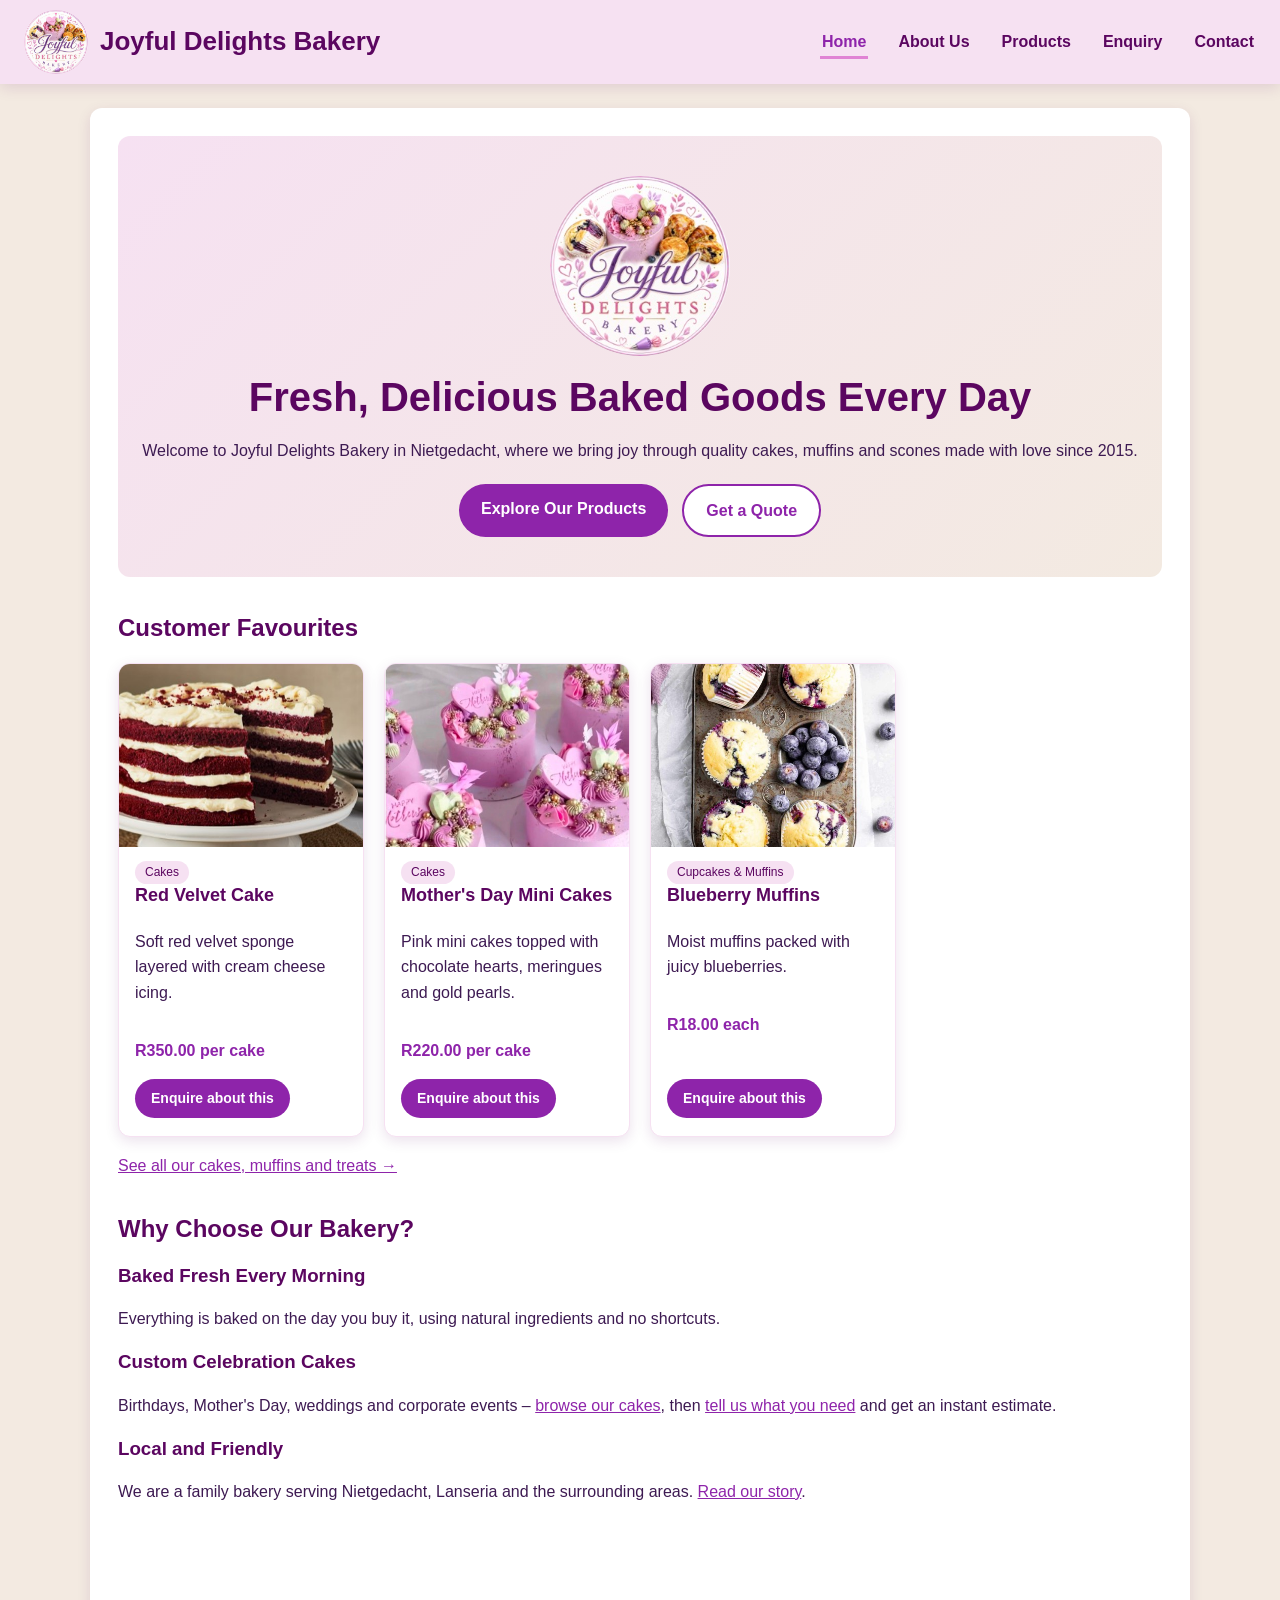
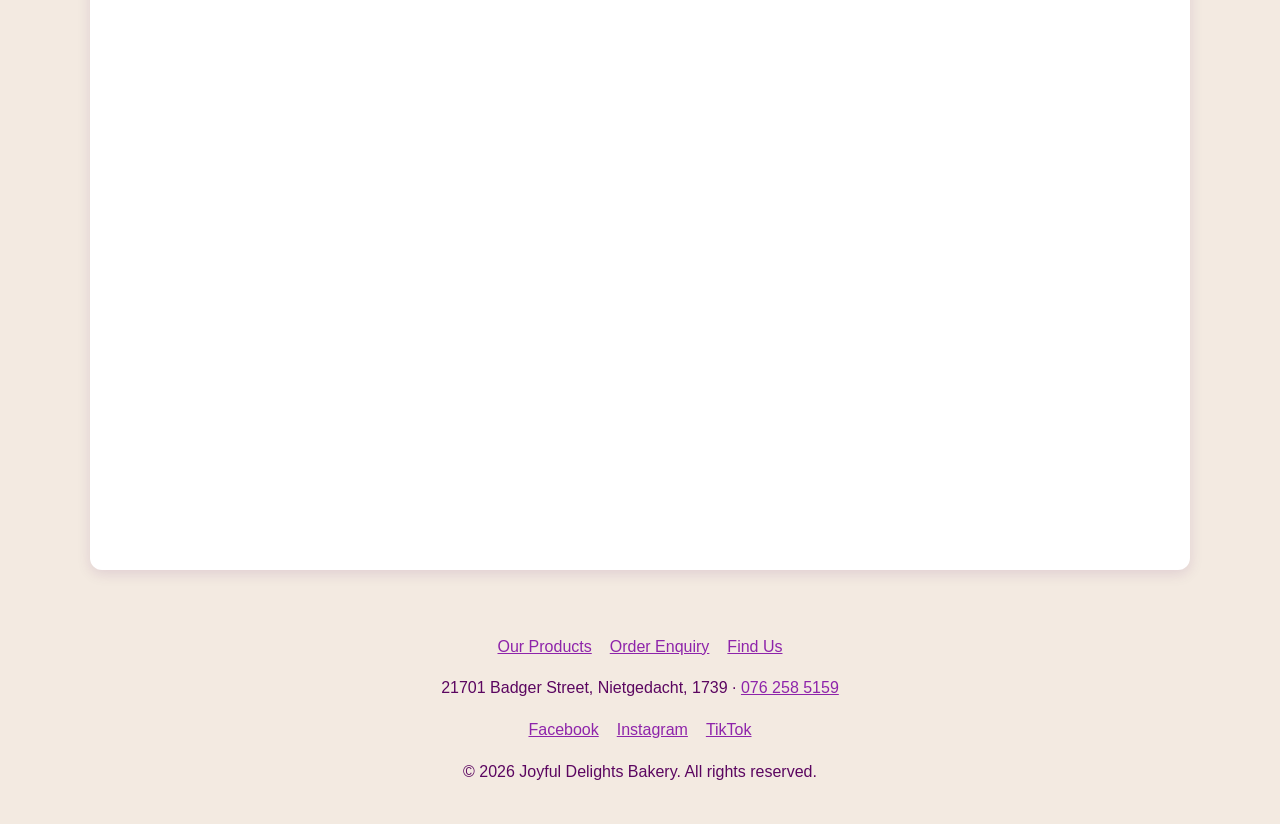
<file: WEDE ST10526684 PART 3/website/index.html>
<!DOCTYPE html>
<html lang="en-ZA">
<head>
    <meta charset="UTF-8">
    <meta name="viewport" content="width=device-width, initial-scale=1">

    <!-- Security: only allow files from this site and the trusted map library -->
    <meta http-equiv="Content-Security-Policy" content="default-src 'self'; script-src 'self' https://unpkg.com https://code.jquery.com; style-src 'self' https://unpkg.com; img-src 'self' data: https://*.tile.openstreetmap.org https://tile.openstreetmap.org https://unpkg.com; connect-src 'self' https://formspree.io; form-action 'self' https://formspree.io; base-uri 'self'; object-src 'none'">
    <meta name="referrer" content="strict-origin-when-cross-origin">

    <!-- SEO: unique title and description for this page -->
    <title>Joyful Delights Bakery | Fresh Cakes, Muffins &amp; Scones in Nietgedacht</title>
    <meta name="description" content="Joyful Delights Bakery bakes fresh cakes, cupcakes, muffins and scones daily in Nietgedacht, Gauteng. Order custom birthday and celebration cakes online.">
    <meta name="keywords" content="bakery Nietgedacht, fresh bread, custom cakes, birthday cakes, cupcakes, muffins, scones, Gauteng bakery">
    <meta name="author" content="Joyful Delights Bakery">
    <meta name="robots" content="index, follow">
    <link rel="canonical" href="https://joyful-delights-bakery.netlify.app/">

    <!-- Social media preview (Open Graph) -->
    <meta property="og:type" content="website">
    <meta property="og:title" content="Joyful Delights Bakery | Fresh Cakes, Muffins &amp; Scones in Nietgedacht">
    <meta property="og:description" content="Fresh cakes, cupcakes, muffins and scones baked daily in Nietgedacht, Gauteng.">
    <meta property="og:url" content="https://joyful-delights-bakery.netlify.app/">
    <meta property="og:image" content="https://joyful-delights-bakery.netlify.app/images/logo.jpeg">
    <meta property="og:locale" content="en_ZA">

    <link rel="icon" href="images/thumbs/logo.jpeg" type="image/jpeg">
    <link rel="stylesheet" href="css/style.css">

    <!-- Local SEO: structured data that tells Google this is a bakery -->
    <script type="application/ld+json">
    {
        "@context": "https://schema.org",
        "@type": "Bakery",
        "name": "Joyful Delights Bakery",
        "image": "https://joyful-delights-bakery.netlify.app/images/logo.jpeg",
        "url": "https://joyful-delights-bakery.netlify.app/",
        "telephone": "+27762585159",
        "email": "info@joyfuldelightsbakery.com",
        "servesCuisine": "Bakery: cakes, cupcakes, muffins and scones",
        "foundingDate": "2015",
        "priceRange": "R10 - R350",
        "address": {
            "@type": "PostalAddress",
            "streetAddress": "21701 Badger Street",
            "addressLocality": "Nietgedacht",
            "postalCode": "1739",
            "addressRegion": "Gauteng",
            "addressCountry": "ZA"
        },
        "openingHours": ["Mo-Fr 07:00-18:00", "Sa 08:00-14:00"]
    }
    </script>
</head>
<body>
    <a class="visually-hidden" href="#main-content">Skip to main content</a>

    <!-- Site header with logo and navigation menu -->
    <header>
        <a class="brand" href="index.html">
            <img src="images/thumbs/logo.jpeg" alt="Joyful Delights Bakery logo" width="64" height="64">
            <span>Joyful Delights Bakery</span>
        </a>
        <button class="menu-toggle" type="button" aria-expanded="false" aria-controls="main-nav" aria-label="Open menu">☰</button>
        <nav id="main-nav" aria-label="Main navigation">
            <ul>
                <li><a href="index.html">Home</a></li>
                <li><a href="about.html">About Us</a></li>
                <li><a href="products.html">Products</a></li>
                <li><a href="enquiry.html">Enquiry</a></li>
                <li><a href="contact.html">Contact</a></li>
            </ul>
        </nav>
    </header>

    <main id="main-content">
        <!-- Hero section with welcome message -->
        <section class="hero">
            <img src="images/thumbs/logo.jpeg" alt="Joyful Delights Bakery logo with cakes, muffins and scones" width="240" height="240">
            <h1>Fresh, Delicious Baked Goods Every Day</h1>
            <p>Welcome to Joyful Delights Bakery in Nietgedacht, where we bring joy through quality cakes, muffins and scones made with love since 2015.</p>

            <!-- Call-to-action buttons -->
            <div class="call-to-action">
                <a class="button" href="products.html">Explore Our Products</a>
                <a class="button secondary" href="enquiry.html">Get a Quote</a>
            </div>
        </section>

        <!-- Featured products are loaded from products.json by main.js -->
        <section class="reveal" aria-labelledby="featured-heading">
            <h2 id="featured-heading">Customer Favourites</h2>
            <div id="featured-products" class="product-grid" aria-live="polite">
                <p class="loading">Loading our favourites…</p>
            </div>
            <p><a href="products.html">See all our cakes, muffins and treats &rarr;</a></p>
        </section>

        <section class="reveal" aria-labelledby="why-heading">
            <h2 id="why-heading">Why Choose Our Bakery?</h2>
            <h3>Baked Fresh Every Morning</h3>
            <p>Everything is baked on the day you buy it, using natural ingredients and no shortcuts.</p>
            <h3>Custom Celebration Cakes</h3>
            <p>Birthdays, Mother's Day, weddings and corporate events &ndash; <a href="products.html?category=Cakes">browse our cakes</a>, then <a href="enquiry.html">tell us what you need</a> and get an instant estimate.</p>
            <h3>Local and Friendly</h3>
            <p>We are a family bakery serving Nietgedacht, Lanseria and the surrounding areas. <a href="about.html">Read our story</a>.</p>
        </section>

        <!-- Customer reviews carousel - built with jQuery in reviews.js -->
        <section class="reveal" aria-labelledby="reviews-heading">
            <h2 id="reviews-heading">What Our Customers Say</h2>
            <div id="reviews-carousel" class="reviews-carousel" role="region" aria-roledescription="carousel" aria-label="Customer reviews">
                <div class="review-slide" aria-live="polite"></div>
                <div class="review-controls">
                    <button type="button" class="review-prev" aria-label="Previous review">&#8249;</button>
                    <div class="review-dots"></div>
                    <button type="button" class="review-next" aria-label="Next review">&#8250;</button>
                    <button type="button" class="review-pause" aria-pressed="false">Pause</button>
                </div>
            </div>
            <noscript><p>Turn on JavaScript to read our customer reviews.</p></noscript>
        </section>

        <section class="reveal" aria-labelledby="hours-heading">
            <h2 id="hours-heading">Opening Hours</h2>
            <table>
                <tr><th scope="row">Monday &ndash; Friday</th><td>07:00 &ndash; 18:00</td></tr>
                <tr><th scope="row">Saturday</th><td>08:00 &ndash; 14:00</td></tr>
                <tr><th scope="row">Sunday &amp; public holidays</th><td>Closed</td></tr>
            </table>
        </section>
    </main>

    <!-- Footer with internal links, contact details and social media -->
    <footer>
        <ul>
            <li><a href="products.html">Our Products</a></li>
            <li><a href="enquiry.html">Order Enquiry</a></li>
            <li><a href="contact.html">Find Us</a></li>
        </ul>
        <p>21701 Badger Street, Nietgedacht, 1739 &middot; <a href="tel:+27762585159">076 258 5159</a></p>
        <!-- Replace these links with the bakery's real social media pages -->
        <ul>
            <li><a href="https://www.facebook.com/" target="_blank" rel="noopener noreferrer">Facebook</a></li>
            <li><a href="https://www.instagram.com/" target="_blank" rel="noopener noreferrer">Instagram</a></li>
            <li><a href="https://www.tiktok.com/" target="_blank" rel="noopener noreferrer">TikTok</a></li>
        </ul>
        <p>&copy; <span id="year">2026</span> Joyful Delights Bakery. All rights reserved.</p>
    </footer>

    <!-- jQuery library (used for the reviews carousel) -->
    <script src="https://code.jquery.com/jquery-3.7.1.min.js"
        integrity="sha256-/JqT3SQfawRcv/BIHPThkBvs0OEvtFFmqPF/lYI/Cxo=" crossorigin="anonymous" defer></script>
    <script src="js/products-data.js" defer></script>
    <script src="js/main.js" defer></script>
    <script src="js/reviews.js" defer></script>
</body>
</html>
</file>
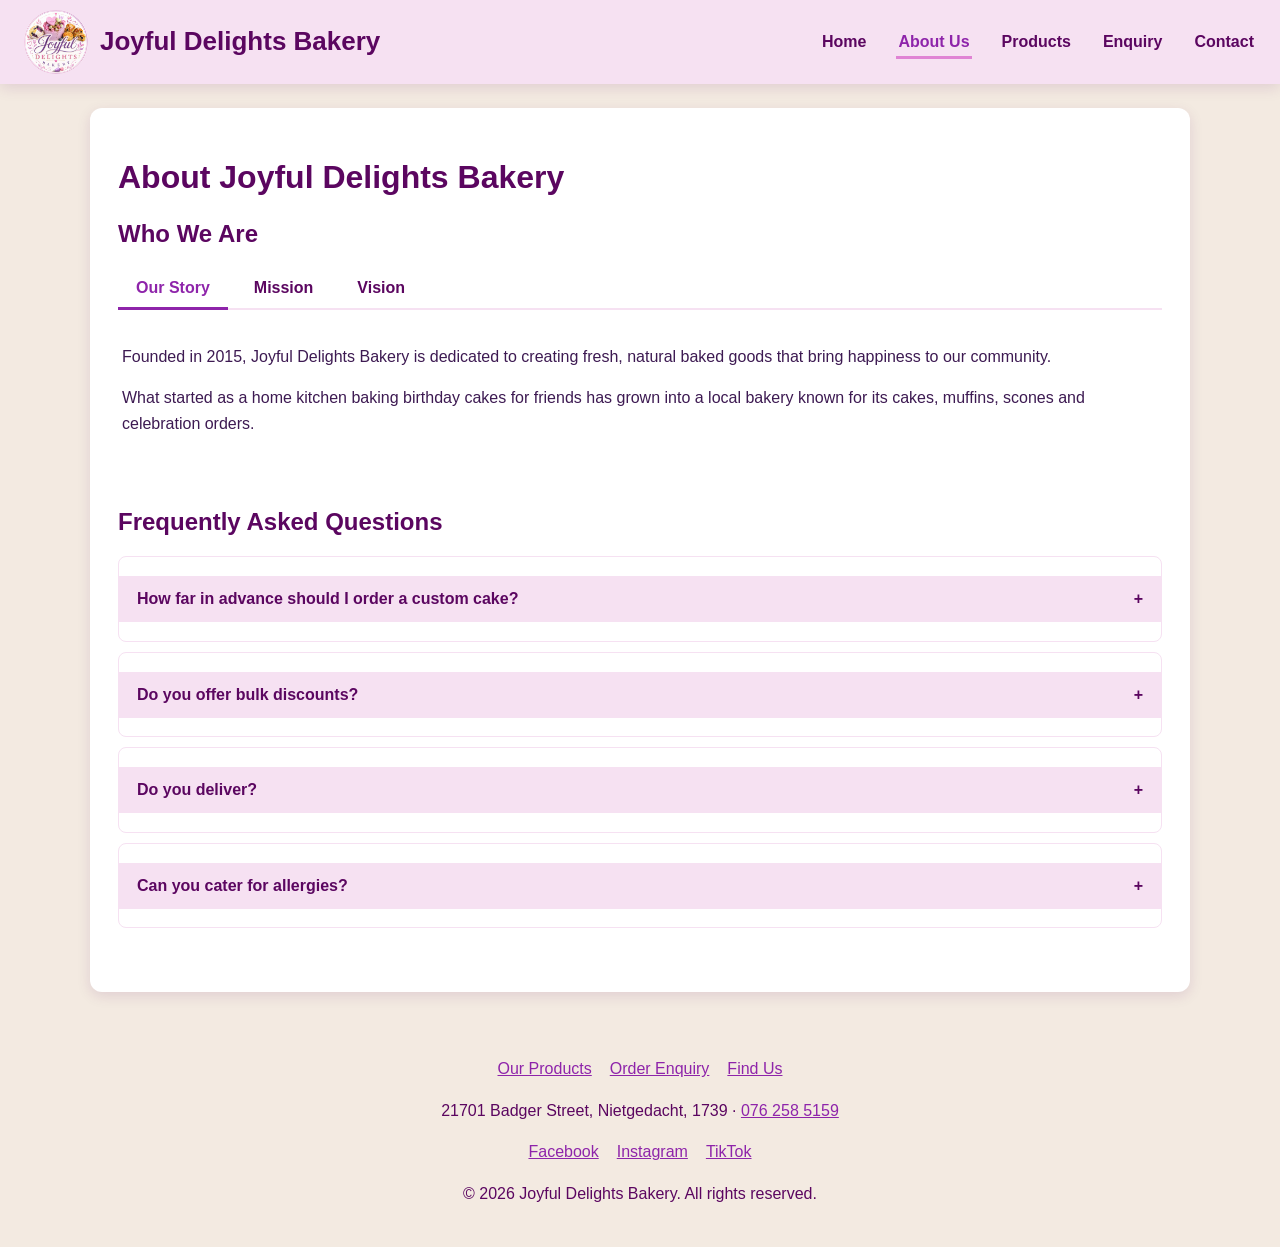
<file: WEDE ST10526684 PART 3/website/about.html>
<!DOCTYPE html>
<html lang="en-ZA">
<head>
    <meta charset="UTF-8">
    <meta name="viewport" content="width=device-width, initial-scale=1">

    <!-- Security: only allow files from this site and the trusted map library -->
    <meta http-equiv="Content-Security-Policy" content="default-src 'self'; script-src 'self' https://unpkg.com; style-src 'self' https://unpkg.com; img-src 'self' data: https://*.tile.openstreetmap.org https://tile.openstreetmap.org https://unpkg.com; connect-src 'self' https://formspree.io; form-action 'self' https://formspree.io; base-uri 'self'; object-src 'none'">
    <meta name="referrer" content="strict-origin-when-cross-origin">

    <!-- SEO: unique title and description for this page -->
    <title>About Us | Joyful Delights Bakery - Family Bakery Since 2015</title>
    <meta name="description" content="Learn the story, mission and vision of Joyful Delights Bakery, a family bakery in Nietgedacht baking fresh, natural treats since 2015. Read our FAQs.">
    <meta name="keywords" content="about Joyful Delights Bakery, family bakery, Nietgedacht bakery history, bakery FAQ">
    <meta name="author" content="Joyful Delights Bakery">
    <meta name="robots" content="index, follow">
    <link rel="canonical" href="https://joyful-delights-bakery.netlify.app/about.html">

    <!-- Social media preview (Open Graph) -->
    <meta property="og:type" content="website">
    <meta property="og:title" content="About Us | Joyful Delights Bakery">
    <meta property="og:description" content="The story, mission and vision of Joyful Delights Bakery, baking fresh treats since 2015.">
    <meta property="og:url" content="https://joyful-delights-bakery.netlify.app/about.html">
    <meta property="og:image" content="https://joyful-delights-bakery.netlify.app/images/logo.jpeg">
    <meta property="og:locale" content="en_ZA">

    <link rel="icon" href="images/thumbs/logo.jpeg" type="image/jpeg">
    <link rel="stylesheet" href="css/style.css">
</head>
<body>
    <a class="visually-hidden" href="#main-content">Skip to main content</a>

    <!-- Site header with logo and navigation menu -->
    <header>
        <a class="brand" href="index.html">
            <img src="images/thumbs/logo.jpeg" alt="Joyful Delights Bakery logo" width="64" height="64">
            <span>Joyful Delights Bakery</span>
        </a>
        <button class="menu-toggle" type="button" aria-expanded="false" aria-controls="main-nav" aria-label="Open menu">☰</button>
        <nav id="main-nav" aria-label="Main navigation">
            <ul>
                <li><a href="index.html">Home</a></li>
                <li><a href="about.html">About Us</a></li>
                <li><a href="products.html">Products</a></li>
                <li><a href="enquiry.html">Enquiry</a></li>
                <li><a href="contact.html">Contact</a></li>
            </ul>
        </nav>
    </header>

    <main id="main-content">
        <h1>About Joyful Delights Bakery</h1>

        <!-- Tabs: Our Story / Mission / Vision -->
        <section class="tabs" aria-labelledby="who-heading">
            <h2 id="who-heading">Who We Are</h2>
            <div class="tab-list" role="tablist" aria-label="About the bakery">
                <button type="button" role="tab" id="tab-story" aria-controls="panel-story" aria-selected="true">Our Story</button>
                <button type="button" role="tab" id="tab-mission" aria-controls="panel-mission" aria-selected="false" tabindex="-1">Mission</button>
                <button type="button" role="tab" id="tab-vision" aria-controls="panel-vision" aria-selected="false" tabindex="-1">Vision</button>
            </div>
            <div class="tab-panel" role="tabpanel" id="panel-story" aria-labelledby="tab-story">
                <p>Founded in 2015, Joyful Delights Bakery is dedicated to creating fresh, natural baked goods that bring happiness to our community.</p>
                <p>What started as a home kitchen baking birthday cakes for friends has grown into a local bakery known for its cakes, muffins, scones and celebration orders.</p>
            </div>
            <div class="tab-panel" role="tabpanel" id="panel-mission" aria-labelledby="tab-mission" hidden>
                <p>To provide delicious and wholesome baked treats that bring joy to our customers.</p>
            </div>
            <div class="tab-panel" role="tabpanel" id="panel-vision" aria-labelledby="tab-vision" hidden>
                <p>To expand our reach through an easy-to-use online platform that connects us with more customers.</p>
            </div>
        </section>

        <!-- Accordion: frequently asked questions -->
        <section class="reveal" aria-labelledby="faq-heading">
            <h2 id="faq-heading">Frequently Asked Questions</h2>

            <div class="accordion-item">
                <h3><button type="button" aria-expanded="false" aria-controls="faq-1">How far in advance should I order a custom cake?</button></h3>
                <div class="accordion-panel" id="faq-1">
                    <p>We need at least 2 days' notice. For large or wedding orders please give us one week. Use our <a href="enquiry.html">enquiry form</a> to get an estimate.</p>
                </div>
            </div>
            <div class="accordion-item">
                <h3><button type="button" aria-expanded="false" aria-controls="faq-2">Do you offer bulk discounts?</button></h3>
                <div class="accordion-panel" id="faq-2">
                    <p>Yes. Orders of 24 items or more get 10% off &ndash; ideal for schools, offices and parties.</p>
                </div>
            </div>
            <div class="accordion-item">
                <h3><button type="button" aria-expanded="false" aria-controls="faq-3">Do you deliver?</button></h3>
                <div class="accordion-panel" id="faq-3">
                    <p>Yes &ndash; free within 10 km of the bakery and R50 within 25 km. <a href="contact.html#map-heading">Check your delivery cost on our map</a>.</p>
                </div>
            </div>
            <div class="accordion-item">
                <h3><button type="button" aria-expanded="false" aria-controls="faq-4">Can you cater for allergies?</button></h3>
                <div class="accordion-panel" id="faq-4">
                    <p>Please mention any allergies in your enquiry. Our kitchen handles nuts, wheat, eggs and dairy, so we cannot guarantee allergen-free products.</p>
                </div>
            </div>
        </section>
    </main>

    <!-- Footer with internal links, contact details and social media -->
    <footer>
        <ul>
            <li><a href="products.html">Our Products</a></li>
            <li><a href="enquiry.html">Order Enquiry</a></li>
            <li><a href="contact.html">Find Us</a></li>
        </ul>
        <p>21701 Badger Street, Nietgedacht, 1739 &middot; <a href="tel:+27762585159">076 258 5159</a></p>
        <!-- Replace these links with the bakery's real social media pages -->
        <ul>
            <li><a href="https://www.facebook.com/" target="_blank" rel="noopener noreferrer">Facebook</a></li>
            <li><a href="https://www.instagram.com/" target="_blank" rel="noopener noreferrer">Instagram</a></li>
            <li><a href="https://www.tiktok.com/" target="_blank" rel="noopener noreferrer">TikTok</a></li>
        </ul>
        <p>&copy; <span id="year">2026</span> Joyful Delights Bakery. All rights reserved.</p>
    </footer>

    <script src="js/main.js" defer></script>
</body>
</html>
</file>
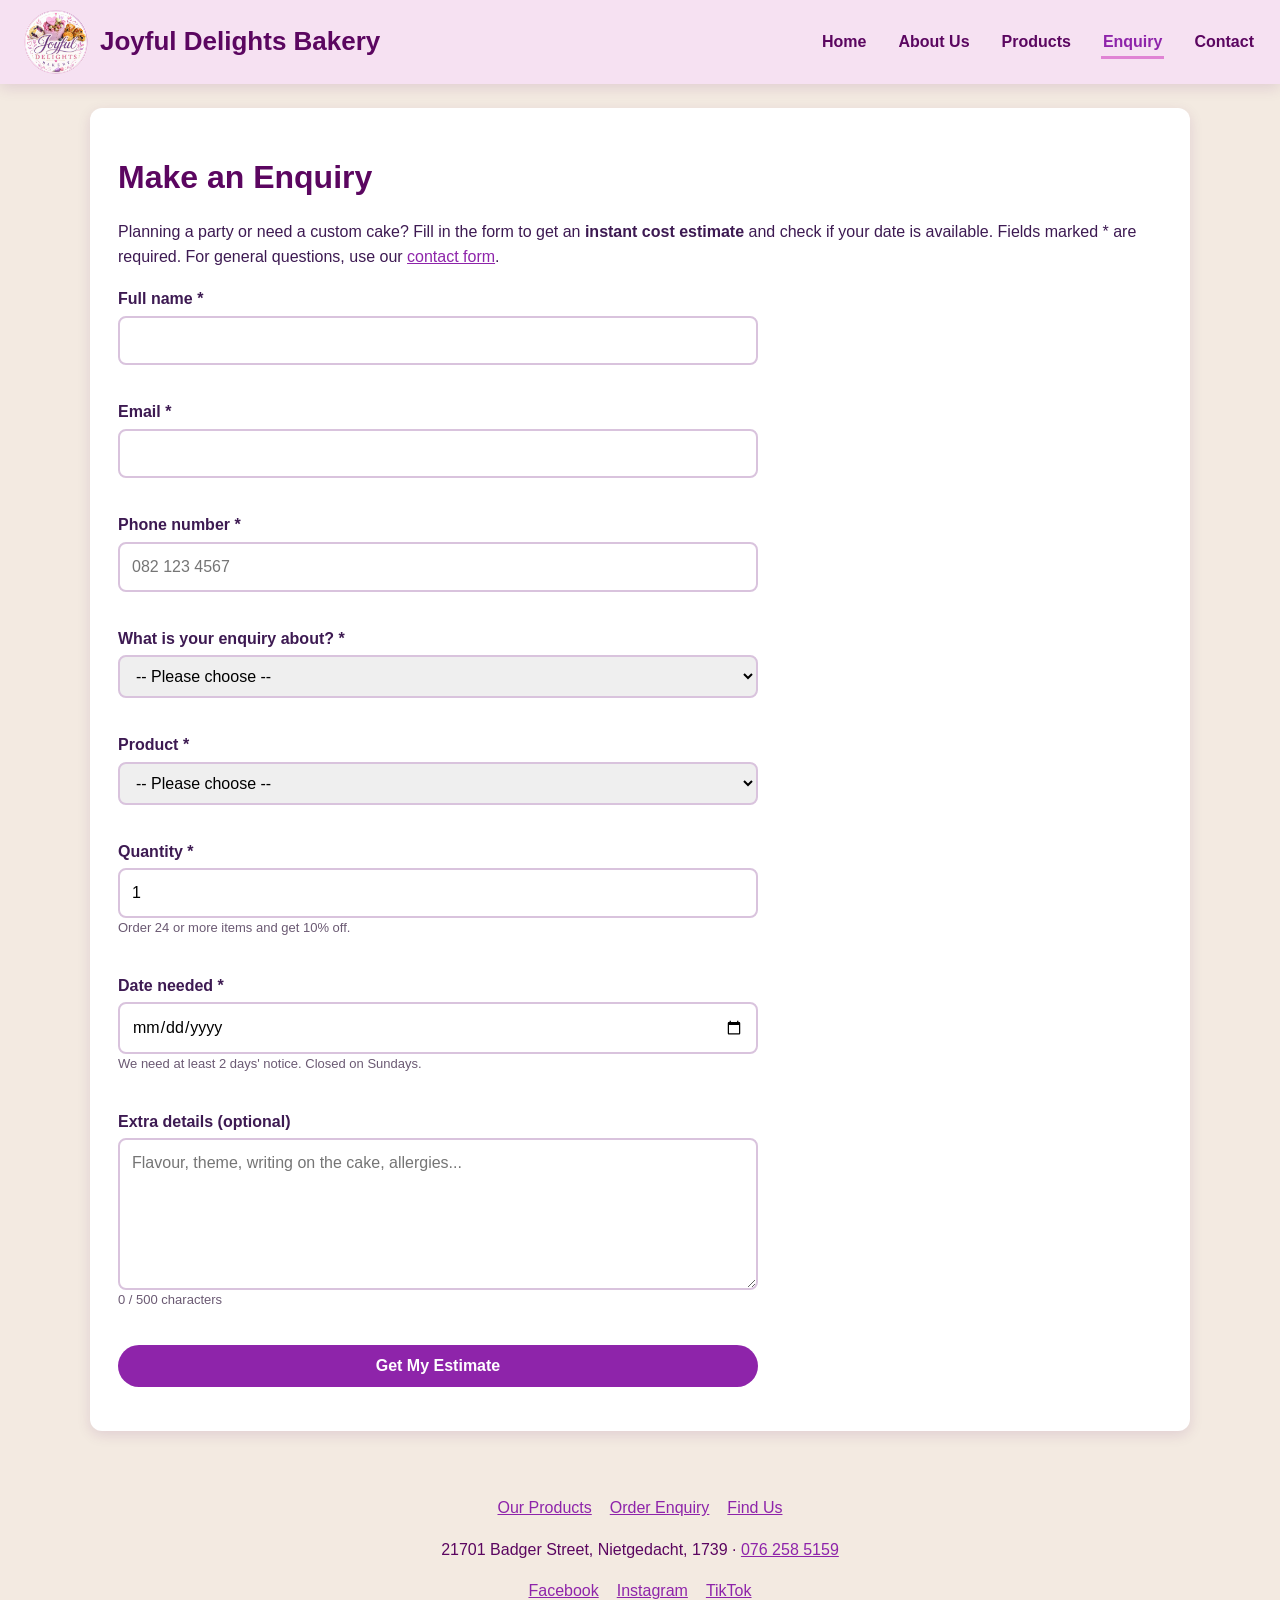
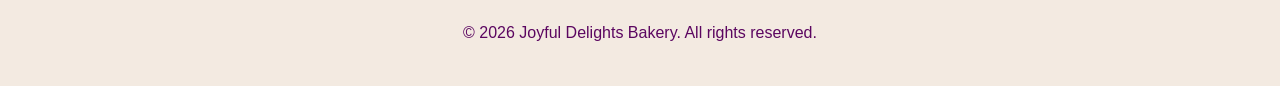
<file: WEDE ST10526684 PART 3/website/enquiry.html>
<!DOCTYPE html>
<html lang="en-ZA">
<head>
    <meta charset="UTF-8">
    <meta name="viewport" content="width=device-width, initial-scale=1">

    <!-- Security: only allow files from this site and the trusted map library -->
    <meta http-equiv="Content-Security-Policy" content="default-src 'self'; script-src 'self' https://unpkg.com; style-src 'self' https://unpkg.com; img-src 'self' data: https://*.tile.openstreetmap.org https://tile.openstreetmap.org https://unpkg.com; connect-src 'self' https://formspree.io; form-action 'self' https://formspree.io; base-uri 'self'; object-src 'none'">
    <meta name="referrer" content="strict-origin-when-cross-origin">

    <!-- SEO: unique title and description for this page -->
    <title>Order Enquiry &amp; Cake Quote | Joyful Delights Bakery</title>
    <meta name="description" content="Get an instant price estimate and availability for custom cakes, cupcakes, muffins and bulk bakery orders from Joyful Delights Bakery in Nietgedacht.">
    <meta name="keywords" content="cake quote, custom cake order, bulk cupcake order, bakery enquiry, catering order Nietgedacht">
    <meta name="author" content="Joyful Delights Bakery">
    <meta name="robots" content="index, follow">
    <link rel="canonical" href="https://joyful-delights-bakery.netlify.app/enquiry.html">

    <!-- Social media preview (Open Graph) -->
    <meta property="og:type" content="website">
    <meta property="og:title" content="Order Enquiry &amp; Cake Quote | Joyful Delights Bakery">
    <meta property="og:description" content="Get an instant estimate for custom cakes and bulk bakery orders.">
    <meta property="og:url" content="https://joyful-delights-bakery.netlify.app/enquiry.html">
    <meta property="og:image" content="https://joyful-delights-bakery.netlify.app/images/logo.jpeg">
    <meta property="og:locale" content="en_ZA">

    <link rel="icon" href="images/thumbs/logo.jpeg" type="image/jpeg">
    <link rel="stylesheet" href="css/style.css">
</head>
<body>
    <a class="visually-hidden" href="#main-content">Skip to main content</a>

    <!-- Site header with logo and navigation menu -->
    <header>
        <a class="brand" href="index.html">
            <img src="images/thumbs/logo.jpeg" alt="Joyful Delights Bakery logo" width="64" height="64">
            <span>Joyful Delights Bakery</span>
        </a>
        <button class="menu-toggle" type="button" aria-expanded="false" aria-controls="main-nav" aria-label="Open menu">☰</button>
        <nav id="main-nav" aria-label="Main navigation">
            <ul>
                <li><a href="index.html">Home</a></li>
                <li><a href="about.html">About Us</a></li>
                <li><a href="products.html">Products</a></li>
                <li><a href="enquiry.html">Enquiry</a></li>
                <li><a href="contact.html">Contact</a></li>
            </ul>
        </nav>
    </header>

    <main id="main-content">
        <h1>Make an Enquiry</h1>
        <p>Planning a party or need a custom cake? Fill in the form to get an <strong>instant cost estimate</strong> and check if your date is available. Fields marked * are required. For general questions, use our <a href="contact.html">contact form</a>.</p>

        <!-- novalidate turns off the browser pop-ups so our JavaScript messages are shown instead.
             The HTML5 attributes (required, min, max, pattern) are still there as a backup. -->
        <form id="enquiry-form" action="https://formspree.io/f/your-form-id" method="POST" novalidate>
            <div class="form-row">
                <label for="full-name">Full name *</label>
                <input type="text" id="full-name" name="name" autocomplete="name" required minlength="2" maxlength="60">
                <span class="error-message" id="full-name-error" aria-live="polite"></span>
            </div>

            <div class="form-row">
                <label for="email">Email *</label>
                <input type="email" id="email" name="email" autocomplete="email" required>
                <span class="error-message" id="email-error" aria-live="polite"></span>
            </div>

            <div class="form-row">
                <label for="phone">Phone number *</label>
                <input type="tel" id="phone" name="phone" autocomplete="tel" required placeholder="082 123 4567" pattern="(\+27|0)[1-9][0-9 ]{8,11}">
                <span class="error-message" id="phone-error" aria-live="polite"></span>
            </div>

            <div class="form-row">
                <label for="enquiry-type">What is your enquiry about? *</label>
                <select id="enquiry-type" name="enquiry_type" required>
                    <option value="">-- Please choose --</option>
                    <option value="custom-order">Custom cake / celebration order</option>
                    <option value="bulk-order">Bulk order (school, office, party)</option>
                    <option value="catering">Event catering</option>
                    <option value="availability">Product availability</option>
                </select>
                <span class="error-message" id="enquiry-type-error" aria-live="polite"></span>
            </div>

            <div class="form-row">
                <label for="product">Product *</label>
                <!-- Options are loaded from products.json by enquiry.js -->
                <select id="product" name="product" required>
                    <option value="">-- Please choose --</option>
                </select>
                <span class="hint" id="product-hint" aria-live="polite"></span>
                <span class="error-message" id="product-error" aria-live="polite"></span>
            </div>

            <div class="form-row">
                <label for="quantity">Quantity *</label>
                <input type="number" id="quantity" name="quantity" min="1" max="200" step="1" value="1" required>
                <span class="hint">Order 24 or more items and get 10% off.</span>
                <span class="error-message" id="quantity-error" aria-live="polite"></span>
            </div>

            <div class="form-row">
                <label for="date-needed">Date needed *</label>
                <input type="date" id="date-needed" name="date_needed" required>
                <span class="hint">We need at least 2 days' notice. Closed on Sundays.</span>
                <span class="error-message" id="date-needed-error" aria-live="polite"></span>
            </div>

            <div class="form-row">
                <label for="message">Extra details (optional)</label>
                <textarea id="message" name="message" rows="5" maxlength="500" placeholder="Flavour, theme, writing on the cake, allergies..."></textarea>
                <span class="hint" id="message-count">0 / 500 characters</span>
                <span class="error-message" id="message-error" aria-live="polite"></span>
            </div>

            <!-- Spam trap: hidden from people, but bots fill it in. enquiry.js ignores any form where it isn't empty. -->
            <div class="hp-field" aria-hidden="true">
                <label for="enquiry-website">Leave this field empty</label>
                <input type="text" id="enquiry-website" name="website" tabindex="-1" autocomplete="off">
            </div>

            <button class="button" type="submit">Get My Estimate</button>
        </form>

        <p id="enquiry-status" aria-live="polite"></p>

        <!-- The estimate is shown here by enquiry.js -->
        <div id="enquiry-response" class="form-response" aria-live="polite"></div>
    </main>

    <!-- Footer with internal links, contact details and social media -->
    <footer>
        <ul>
            <li><a href="products.html">Our Products</a></li>
            <li><a href="enquiry.html">Order Enquiry</a></li>
            <li><a href="contact.html">Find Us</a></li>
        </ul>
        <p>21701 Badger Street, Nietgedacht, 1739 &middot; <a href="tel:+27762585159">076 258 5159</a></p>
        <!-- Replace these links with the bakery's real social media pages -->
        <ul>
            <li><a href="https://www.facebook.com/" target="_blank" rel="noopener noreferrer">Facebook</a></li>
            <li><a href="https://www.instagram.com/" target="_blank" rel="noopener noreferrer">Instagram</a></li>
            <li><a href="https://www.tiktok.com/" target="_blank" rel="noopener noreferrer">TikTok</a></li>
        </ul>
        <p>&copy; <span id="year">2026</span> Joyful Delights Bakery. All rights reserved.</p>
    </footer>

    <script src="js/products-data.js" defer></script>
    <script src="js/main.js" defer></script>
    <script src="js/enquiry.js" defer></script>
</body>
</html>
</file>
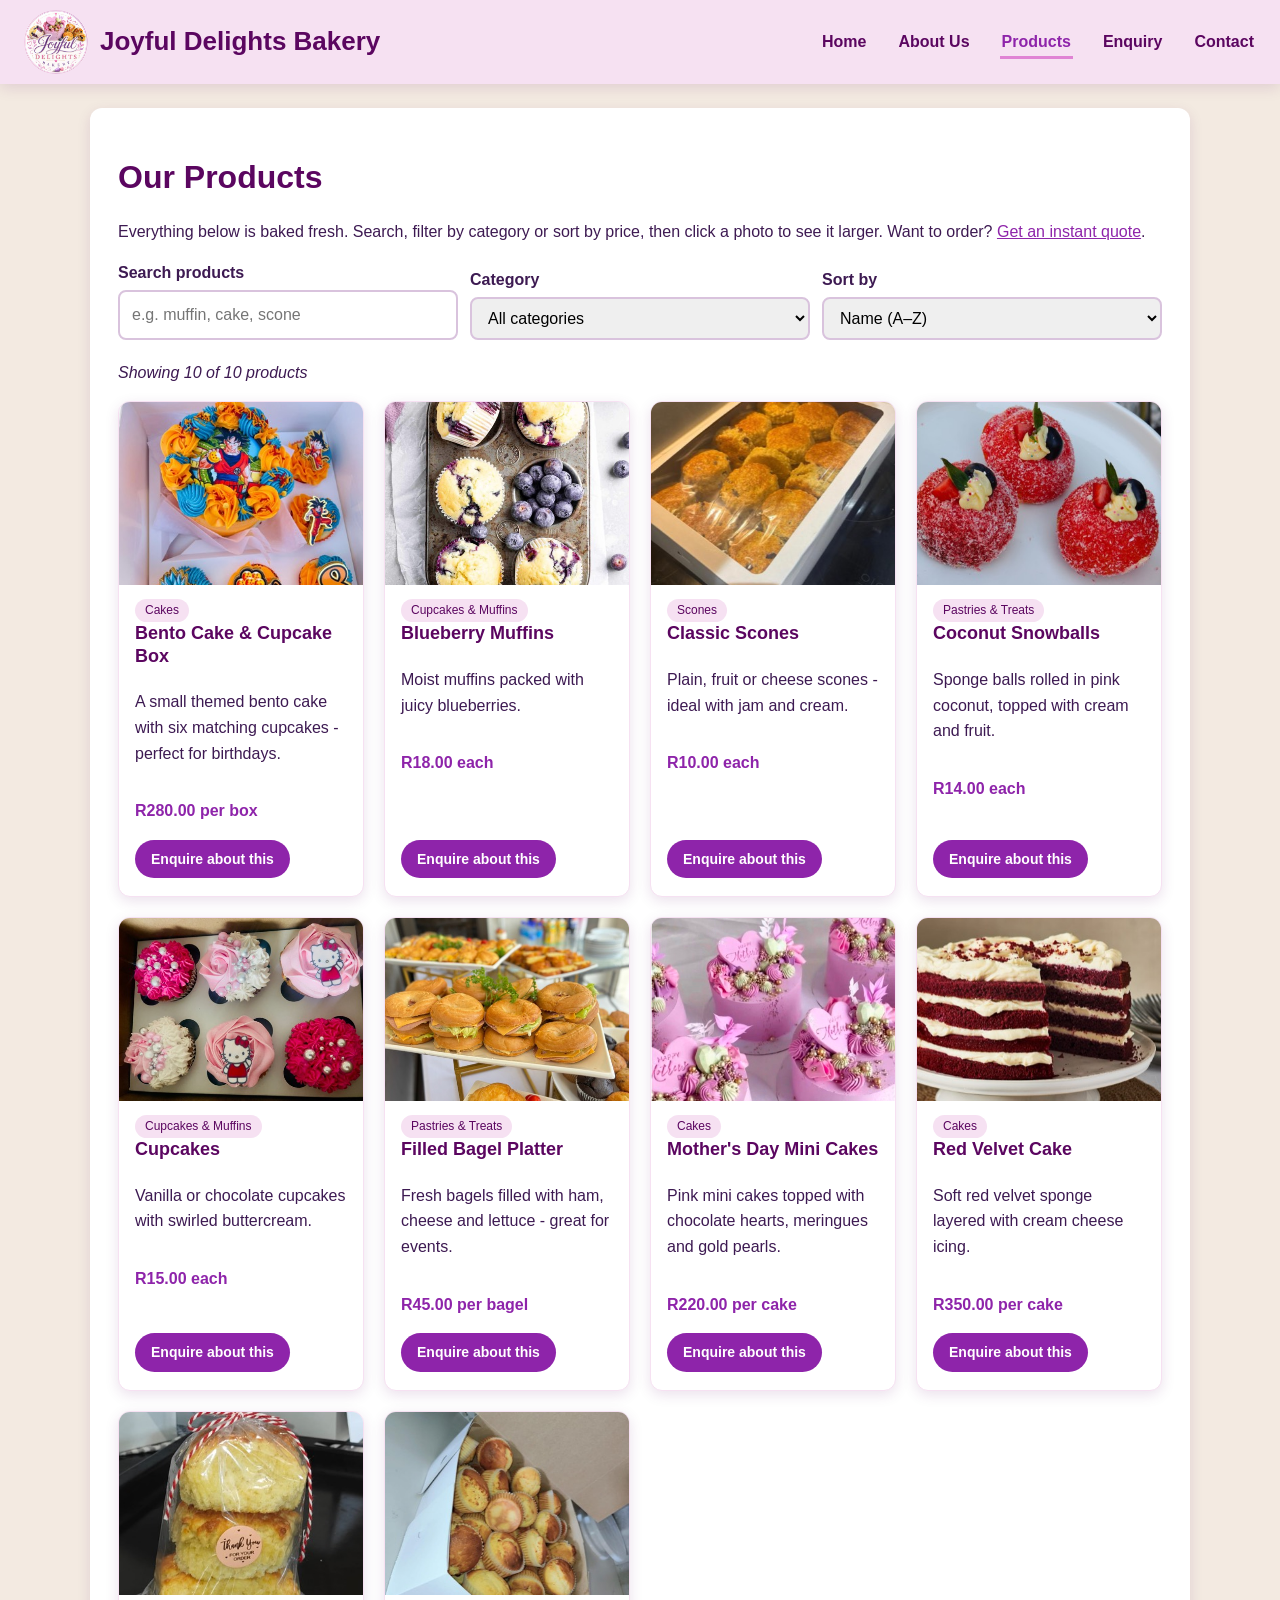
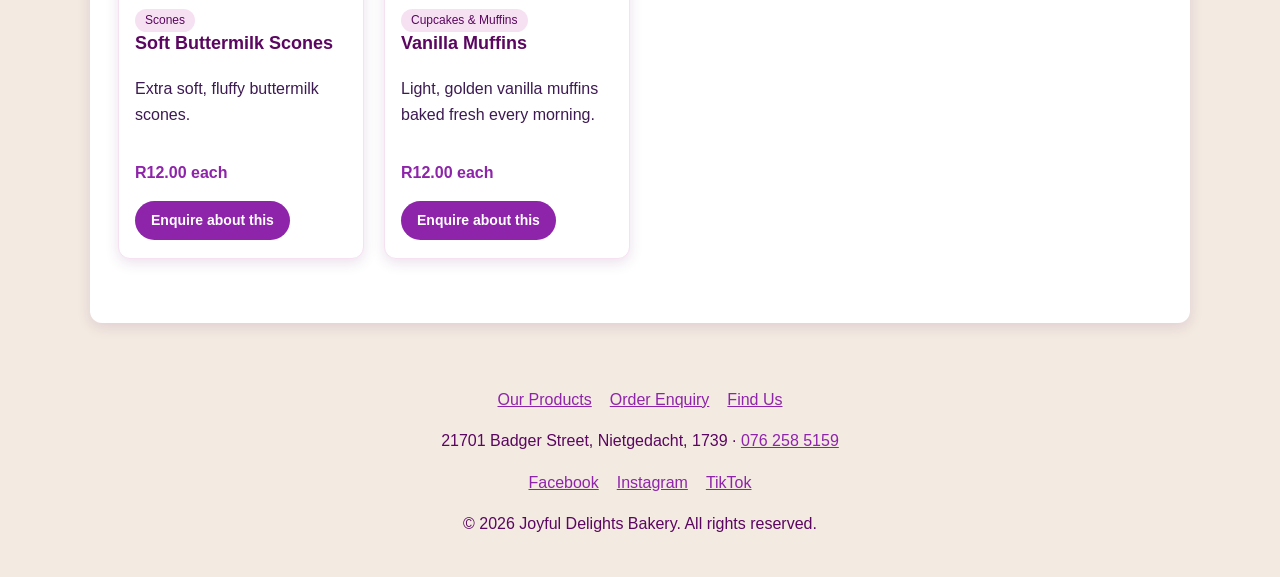
<file: WEDE ST10526684 PART 3/website/products.html>
<!DOCTYPE html>
<html lang="en-ZA">
<head>
    <meta charset="UTF-8">
    <meta name="viewport" content="width=device-width, initial-scale=1">

    <!-- Security: only allow files from this site and the trusted map library -->
    <meta http-equiv="Content-Security-Policy" content="default-src 'self'; script-src 'self' https://unpkg.com; style-src 'self' https://unpkg.com; img-src 'self' data: https://*.tile.openstreetmap.org https://tile.openstreetmap.org https://unpkg.com; connect-src 'self' https://formspree.io; form-action 'self' https://formspree.io; base-uri 'self'; object-src 'none'">
    <meta name="referrer" content="strict-origin-when-cross-origin">

    <!-- SEO: unique title and description for this page -->
    <title>Our Products | Cakes, Cupcakes, Muffins &amp; Scones - Joyful Delights Bakery</title>
    <meta name="description" content="Browse and search Joyful Delights Bakery's cakes, cupcakes, muffins, scones and treats with prices. Filter by category and view photos of each product.">
    <meta name="keywords" content="bakery products, red velvet cake, bento cake, cupcakes, blueberry muffins, scones, coconut snowballs, cake prices">
    <meta name="author" content="Joyful Delights Bakery">
    <meta name="robots" content="index, follow">
    <link rel="canonical" href="https://joyful-delights-bakery.netlify.app/products.html">

    <!-- Social media preview (Open Graph) -->
    <meta property="og:type" content="website">
    <meta property="og:title" content="Our Products | Joyful Delights Bakery">
    <meta property="og:description" content="Cakes, cupcakes, muffins, scones and treats with prices.">
    <meta property="og:url" content="https://joyful-delights-bakery.netlify.app/products.html">
    <meta property="og:image" content="https://joyful-delights-bakery.netlify.app/images/red-velvet-cake.jpeg">
    <meta property="og:locale" content="en_ZA">

    <link rel="icon" href="images/thumbs/logo.jpeg" type="image/jpeg">
    <link rel="stylesheet" href="css/style.css">
</head>
<body>
    <a class="visually-hidden" href="#main-content">Skip to main content</a>

    <!-- Site header with logo and navigation menu -->
    <header>
        <a class="brand" href="index.html">
            <img src="images/thumbs/logo.jpeg" alt="Joyful Delights Bakery logo" width="64" height="64">
            <span>Joyful Delights Bakery</span>
        </a>
        <button class="menu-toggle" type="button" aria-expanded="false" aria-controls="main-nav" aria-label="Open menu">☰</button>
        <nav id="main-nav" aria-label="Main navigation">
            <ul>
                <li><a href="index.html">Home</a></li>
                <li><a href="about.html">About Us</a></li>
                <li><a href="products.html">Products</a></li>
                <li><a href="enquiry.html">Enquiry</a></li>
                <li><a href="contact.html">Contact</a></li>
            </ul>
        </nav>
    </header>

    <main id="main-content">
        <h1>Our Products</h1>
        <p>Everything below is baked fresh. Search, filter by category or sort by price, then click a photo to see it larger. Want to order? <a href="enquiry.html">Get an instant quote</a>.</p>

        <!-- Search, filter and sort controls -->
        <section class="product-tools" aria-label="Search and filter products">
            <div>
                <label for="search">Search products</label>
                <input type="search" id="search" placeholder="e.g. muffin, cake, scone" autocomplete="off">
            </div>
            <div>
                <label for="category">Category</label>
                <select id="category">
                    <option value="all">All categories</option>
                </select>
            </div>
            <div>
                <label for="sort">Sort by</label>
                <select id="sort">
                    <option value="name-az">Name (A&ndash;Z)</option>
                    <option value="name-za">Name (Z&ndash;A)</option>
                    <option value="price-low">Price (low to high)</option>
                    <option value="price-high">Price (high to low)</option>
                </select>
            </div>
        </section>

        <p id="results-count" aria-live="polite">Loading products…</p>

        <!-- Product cards are loaded from products.json by products.js -->
        <section id="product-grid" class="product-grid" aria-label="Product list">
            <p class="loading">Loading products…</p>
        </section>

        <noscript>
            <p>Please turn on JavaScript to see our full product list, or <a href="contact.html">contact us</a> for a price list.</p>
        </noscript>
    </main>

    <!-- Lightbox (modal) for viewing a larger product photo -->
    <div id="lightbox" class="lightbox" role="dialog" aria-modal="true" aria-label="Product image viewer" aria-hidden="true">
        <button type="button" class="close" aria-label="Close image viewer">&times;</button>
        <button type="button" class="prev" aria-label="Previous image">&#8249;</button>
        <img id="lightbox-image" src="images/thumbs/logo.jpeg" alt="">
        <p id="lightbox-caption"></p>
        <button type="button" class="next" aria-label="Next image">&#8250;</button>
    </div>

    <!-- Footer with internal links, contact details and social media -->
    <footer>
        <ul>
            <li><a href="products.html">Our Products</a></li>
            <li><a href="enquiry.html">Order Enquiry</a></li>
            <li><a href="contact.html">Find Us</a></li>
        </ul>
        <p>21701 Badger Street, Nietgedacht, 1739 &middot; <a href="tel:+27762585159">076 258 5159</a></p>
        <!-- Replace these links with the bakery's real social media pages -->
        <ul>
            <li><a href="https://www.facebook.com/" target="_blank" rel="noopener noreferrer">Facebook</a></li>
            <li><a href="https://www.instagram.com/" target="_blank" rel="noopener noreferrer">Instagram</a></li>
            <li><a href="https://www.tiktok.com/" target="_blank" rel="noopener noreferrer">TikTok</a></li>
        </ul>
        <p>&copy; <span id="year">2026</span> Joyful Delights Bakery. All rights reserved.</p>
    </footer>

    <script src="js/products-data.js" defer></script>
    <script src="js/main.js" defer></script>
    <script src="js/products.js" defer></script>
</body>
</html>
</file>
<file: WEDE ST10526684 PART 3/website/css/style.css>
/* style.css - Joyful Delights Bakery (Part 3) */

/* ===== Colour variables (kept from the Part 2 colour scheme) ===== */
:root {
    --cream: #f3eae1;
    --white: #ffffff;
    --purple-dark: #5b0660;
    --purple: #8e24aa;
    --pink: #e083d4;
    --pink-light: #f6e1f2;
    --text: #3d1a52;
    --error: #b00020;
    --success: #1b7a3a;
    --shadow: 0 4px 14px rgba(91, 6, 96, 0.12);
    --radius: 12px;
}

/* ===== Base styles ===== */
* {
    box-sizing: border-box;
}

html {
    scroll-behavior: smooth;
}

body {
    background-color: var(--cream);
    color: var(--text);
    font-family: Arial, Helvetica, sans-serif;
    margin: 0;
    line-height: 1.6;
}

img {
    max-width: 100%;
    height: auto;
    display: block;
}

a {
    color: var(--purple);
}

h1,
h2,
h3 {
    color: var(--purple-dark);
    line-height: 1.25;
}

h2 {
    margin-top: 0;
}

/* Hidden text that screen readers still read */
.visually-hidden {
    position: absolute;
    width: 1px;
    height: 1px;
    overflow: hidden;
    clip-path: inset(50%);
    white-space: nowrap;
}

/* ===== Header and navigation ===== */
header {
    display: flex;
    flex-wrap: wrap;
    justify-content: space-between;
    align-items: center;
    gap: 12px;
    background-color: var(--pink-light);
    padding: 10px 24px;
    box-shadow: var(--shadow);
    position: sticky;
    top: 0;
    z-index: 100;
}

.brand {
    display: flex;
    align-items: center;
    gap: 12px;
    text-decoration: none;
}

.brand img {
    width: 64px;
    height: 64px;
    border-radius: 50%;
}

.brand span {
    font-size: 26px;
    font-weight: bold;
    color: var(--purple-dark);
}

nav ul {
    list-style: none;
    display: flex;
    gap: 28px;
    margin: 0;
    padding: 0;
}

nav ul li a {
    color: var(--purple-dark);
    text-decoration: none;
    font-weight: bold;
    padding: 6px 2px;
    border-bottom: 3px solid transparent;
    transition: border-color 0.3s ease, color 0.3s ease;
}

nav ul li a:hover,
nav ul li a:focus,
nav ul li a.active {
    color: var(--purple);
    border-bottom-color: var(--pink);
}

/* Hamburger button - only shown on small screens */
.menu-toggle {
    display: none;
    background: var(--purple-dark);
    color: var(--white);
    border: none;
    border-radius: 8px;
    padding: 8px 14px;
    font-size: 18px;
    cursor: pointer;
}

/* ===== Main content ===== */
main {
    max-width: 1100px;
    margin: 24px auto;
    background-color: var(--white);
    padding: 28px;
    border-radius: var(--radius);
    box-shadow: var(--shadow);
}

section {
    margin-bottom: 36px;
}

/* ===== Home page hero ===== */
.hero {
    text-align: center;
    padding: 40px 20px;
    background: linear-gradient(135deg, var(--pink-light), var(--cream));
    border-radius: var(--radius);
    animation: fadeSlideUp 0.9s ease-out;
}

.hero img {
    width: 180px;
    margin: 0 auto 16px;
    border-radius: 50%;
}

.hero h1 {
    font-size: 40px;
    margin: 0 0 10px;
}

.button {
    display: inline-block;
    background-color: var(--purple);
    color: var(--white);
    padding: 12px 22px;
    border: none;
    border-radius: 30px;
    text-decoration: none;
    font-weight: bold;
    font-size: 16px;
    cursor: pointer;
    transition: transform 0.2s ease, background-color 0.2s ease;
}

.button:hover,
.button:focus {
    background-color: var(--purple-dark);
    transform: translateY(-2px);
}

.button.secondary {
    background-color: var(--white);
    color: var(--purple);
    border: 2px solid var(--purple);
}

.call-to-action {
    display: flex;
    justify-content: center;
    flex-wrap: wrap;
    gap: 14px;
    margin-top: 20px;
}

/* Opening hours table */
table {
    border-collapse: collapse;
    width: 100%;
    max-width: 420px;
}

th,
td {
    text-align: left;
    padding: 8px 12px;
    border-bottom: 1px solid var(--pink-light);
}

/* ===== Reviews carousel (Home page, jQuery) ===== */
.reviews-carousel {
    background: var(--pink-light);
    border-radius: var(--radius);
    padding: 28px 24px 18px;
    text-align: center;
}

.review-slide {
    min-height: 170px;
}

.review-slide blockquote {
    margin: 0 auto;
    max-width: 640px;
}

.review-stars {
    color: #c78a00;
    font-size: 22px;
    letter-spacing: 3px;
    margin: 0;
}

.review-text {
    font-size: 19px;
    font-style: italic;
    color: var(--purple-dark);
}

.review-controls {
    display: flex;
    justify-content: center;
    align-items: center;
    gap: 10px;
    margin-top: 12px;
}

.review-controls button {
    background: var(--white);
    color: var(--purple-dark);
    border: 2px solid var(--purple);
    border-radius: 20px;
    min-width: 40px;
    height: 36px;
    font-size: 18px;
    cursor: pointer;
    transition: background-color 0.2s ease, color 0.2s ease;
}

.review-controls button:hover,
.review-controls button:focus {
    background: var(--purple);
    color: var(--white);
}

.review-controls .review-pause {
    font-size: 14px;
    padding: 0 14px;
}

.review-dots {
    display: flex;
    gap: 8px;
}

.review-controls .review-dot {
    min-width: 0;
    width: 14px;
    height: 14px;
    padding: 0;
    border-radius: 50%;
    border-width: 2px;
}

.review-controls .review-dot.active {
    background: var(--purple);
}

/* ===== Product cards ===== */
.product-grid {
    display: grid;
    grid-template-columns: repeat(auto-fill, minmax(220px, 1fr));
    gap: 20px;
}

.product-card {
    background: var(--white);
    border: 1px solid var(--pink-light);
    border-radius: var(--radius);
    overflow: hidden;
    box-shadow: var(--shadow);
    transition: transform 0.3s ease, box-shadow 0.3s ease;
    display: flex;
    flex-direction: column;
}

.product-card:hover {
    transform: translateY(-6px);
    box-shadow: 0 10px 24px rgba(91, 6, 96, 0.2);
}

.product-card button.image-button {
    padding: 0;
    border: none;
    background: none;
    cursor: zoom-in;
}

.product-card img {
    width: 100%;
    aspect-ratio: 4 / 3;
    object-fit: cover;
}

.product-card .card-body {
    padding: 14px 16px 18px;
    flex: 1;
    display: flex;
    flex-direction: column;
    align-items: flex-start;
}

/* Keeps the Enquire button at the bottom of every card */
.product-card .button.small {
    margin-top: auto;
}

.button.small {
    padding: 8px 16px;
    font-size: 14px;
}

.product-card h3 {
    margin: 0 0 6px;
    font-size: 18px;
}

.product-card .price {
    font-weight: bold;
    color: var(--purple);
}

.product-card .category {
    display: inline-block;
    font-size: 12px;
    background: var(--pink-light);
    color: var(--purple-dark);
    padding: 2px 10px;
    border-radius: 20px;
}

/* Loading and error messages while products.json loads */
.loading {
    grid-column: 1 / -1;
    color: var(--purple);
    font-style: italic;
    animation: pulse 1.2s ease-in-out infinite;
}

.load-error {
    grid-column: 1 / -1;
    padding: 14px 18px;
    border-left: 6px solid var(--error);
    background: #fdecee;
    border-radius: 8px;
}

@keyframes pulse {
    50% {
        opacity: 0.4;
    }
}

/* Search / filter / sort bar */
.product-tools {
    display: flex;
    flex-wrap: wrap;
    gap: 12px;
    align-items: flex-end;
    margin-bottom: 20px;
}

.product-tools div {
    display: flex;
    flex-direction: column;
    flex: 1 1 180px;
}

#results-count {
    font-style: italic;
}

/* ===== Lightbox (modal) ===== */
.lightbox {
    position: fixed;
    inset: 0;
    background: rgba(20, 0, 25, 0.88);
    display: flex;
    align-items: center;
    justify-content: center;
    flex-direction: column;
    padding: 20px;
    z-index: 1000;
    opacity: 0;
    visibility: hidden;
    transition: opacity 0.3s ease, visibility 0.3s ease;
}

.lightbox.open {
    opacity: 1;
    visibility: visible;
}

/* Stops the page behind the lightbox from scrolling */
body.no-scroll {
    overflow: hidden;
}

.lightbox img {
    max-height: 78vh;
    max-width: 90vw;
    border-radius: var(--radius);
    transform: scale(0.9);
    transition: transform 0.3s ease;
}

.lightbox.open img {
    transform: scale(1);
}

.lightbox p {
    color: var(--white);
    margin-top: 12px;
    text-align: center;
}

.lightbox button {
    position: absolute;
    background: rgba(255, 255, 255, 0.15);
    color: var(--white);
    border: none;
    font-size: 30px;
    width: 52px;
    height: 52px;
    border-radius: 50%;
    cursor: pointer;
}

.lightbox button:hover,
.lightbox button:focus {
    background: rgba(255, 255, 255, 0.35);
}

.lightbox .close {
    top: 20px;
    right: 20px;
}

.lightbox .prev {
    left: 20px;
}

.lightbox .next {
    right: 20px;
}

/* ===== Tabs (About page) ===== */
.tab-list {
    display: flex;
    flex-wrap: wrap;
    gap: 8px;
    border-bottom: 2px solid var(--pink-light);
}

.tab-list button {
    background: none;
    border: none;
    padding: 10px 18px;
    font-size: 16px;
    font-weight: bold;
    color: var(--purple-dark);
    cursor: pointer;
    border-bottom: 3px solid transparent;
    margin-bottom: -2px;
}

.tab-list button[aria-selected="true"] {
    border-bottom-color: var(--purple);
    color: var(--purple);
}

.tab-panel {
    padding: 18px 4px;
    animation: fadeIn 0.4s ease;
}

/* ===== Accordion (About page FAQ) ===== */
.accordion-item {
    border: 1px solid var(--pink-light);
    border-radius: 8px;
    margin-bottom: 10px;
    overflow: hidden;
}

.accordion-item button {
    width: 100%;
    text-align: left;
    background: var(--pink-light);
    border: none;
    padding: 14px 18px;
    font-size: 16px;
    font-weight: bold;
    color: var(--purple-dark);
    cursor: pointer;
    display: flex;
    justify-content: space-between;
}

.accordion-item button::after {
    content: "+";
    transition: transform 0.3s ease;
}

.accordion-item button[aria-expanded="true"]::after {
    transform: rotate(45deg);
}

.accordion-panel {
    max-height: 0;
    overflow: hidden;
    padding: 0 18px;
    transition: max-height 0.4s ease;
}

.accordion-item.open .accordion-panel {
    max-height: 400px;
}

.accordion-panel p {
    margin: 12px 0;
}

/* ===== Forms ===== */
form {
    display: grid;
    gap: 16px;
    max-width: 640px;
}

.form-row {
    display: flex;
    flex-direction: column;
}

label {
    font-weight: bold;
    margin-bottom: 4px;
}

input,
select,
textarea {
    font: inherit;
    padding: 10px 12px;
    border: 2px solid #d9c3dd;
    border-radius: 8px;
    transition: border-color 0.2s ease;
}

input:focus,
select:focus,
textarea:focus {
    outline: none;
    border-color: var(--purple);
}

input.invalid,
select.invalid,
textarea.invalid {
    border-color: var(--error);
    background-color: #fffafa;
}

input.valid,
select.valid,
textarea.valid {
    border-color: var(--success);
}

/* List of all problems, shown above the form when Submit finds errors */
.error-summary {
    border: 2px solid var(--error);
    border-radius: var(--radius);
    background: #fdecee;
    padding: 14px 20px;
    margin-bottom: 20px;
    max-width: 640px;
    animation: fadeIn 0.3s ease;
}

.error-summary h3 {
    color: var(--error);
    margin: 0 0 6px;
    font-size: 17px;
}

.error-summary ul {
    margin: 0;
}

.error-summary a {
    color: var(--error);
}

/* Spam-trap field: moved off screen so people never see it */
.hp-field {
    position: absolute;
    left: -9999px;
    width: 1px;
    height: 1px;
    overflow: hidden;
}

.button:disabled {
    opacity: 0.6;
    cursor: wait;
    transform: none;
}

.error-message {
    color: var(--error);
    font-size: 14px;
    min-height: 1em;
    margin-top: 4px;
}

.hint {
    font-size: 13px;
    color: #6b5a73;
}

.form-response {
    display: none;
    margin-top: 20px;
    padding: 18px;
    border-radius: var(--radius);
    border-left: 6px solid var(--success);
    background: #eaf7ee;
    animation: fadeSlideUp 0.5s ease;
}

.form-response.show {
    display: block;
}

.form-response.warning {
    border-left-color: #c77700;
    background: #fff4e0;
}

/* ===== Map and delivery checker ===== */
#map {
    height: 420px;
    width: 100%;
    border-radius: var(--radius);
    margin-top: 12px;
    cursor: crosshair;
}

.delivery-tools {
    display: flex;
    flex-wrap: wrap;
    gap: 12px;
    align-items: flex-start;
}

.address-search {
    display: flex;
    flex-wrap: wrap;
    gap: 8px;
    flex: 1 1 300px;
    max-width: none;
}

.address-search input {
    flex: 1 1 200px;
}

.address-search .error-message {
    flex-basis: 100%;
}

.delivery-result {
    padding: 12px 16px;
    border-radius: 8px;
    border-left: 6px solid var(--pink);
    background: var(--pink-light);
    font-weight: bold;
}

.delivery-result.success {
    border-left-color: var(--success);
    background: #eaf7ee;
}

.delivery-result.warning {
    border-left-color: #c77700;
    background: #fff4e0;
}

.map-actions {
    display: flex;
    flex-wrap: wrap;
    gap: 12px;
}

/* ===== Footer ===== */
footer {
    text-align: center;
    padding: 24px 16px;
    color: var(--purple-dark);
}

footer ul {
    list-style: none;
    display: flex;
    justify-content: center;
    gap: 18px;
    padding: 0;
}

/* Back-to-top button (shown by JavaScript after scrolling) */
#back-to-top {
    position: fixed;
    right: 20px;
    bottom: 20px;
    opacity: 0;
    pointer-events: none;
    transition: opacity 0.3s ease;
}

#back-to-top.visible {
    opacity: 1;
    pointer-events: auto;
}

/* ===== Scroll-reveal animation (class added by JavaScript) ===== */
.reveal {
    opacity: 0;
    transform: translateY(24px);
    transition: opacity 0.7s ease, transform 0.7s ease;
}

.reveal.visible {
    opacity: 1;
    transform: none;
}

@keyframes fadeSlideUp {
    from {
        opacity: 0;
        transform: translateY(20px);
    }
    to {
        opacity: 1;
        transform: none;
    }
}

@keyframes fadeIn {
    from {
        opacity: 0;
    }
    to {
        opacity: 1;
    }
}

/* Respect users who turn off animations in their device settings */
@media (prefers-reduced-motion: reduce) {
    *,
    *::before,
    *::after {
        animation: none !important;
        transition: none !important;
    }

    .reveal {
        opacity: 1;
        transform: none;
    }
}

/* ===== Responsive styling for screens 768px and below ===== */
@media (max-width: 768px) {
    header {
        padding: 10px 16px;
    }

    .brand span {
        font-size: 20px;
    }

    .brand img {
        width: 48px;
        height: 48px;
    }

    .menu-toggle {
        display: block;
    }

    nav {
        width: 100%;
        display: none;
    }

    nav.open {
        display: block;
    }

    nav ul {
        flex-direction: column;
        gap: 8px;
        padding-bottom: 10px;
    }

    nav ul li a {
        display: block;
        padding: 10px;
        background-color: var(--white);
        border-radius: 8px;
        text-align: center;
    }

    main {
        margin: 12px;
        padding: 18px;
    }

    .hero h1 {
        font-size: 28px;
    }

    h2 {
        font-size: 22px;
    }

    .lightbox .prev,
    .lightbox .next {
        top: auto;
        bottom: 20px;
    }
}
</file>
